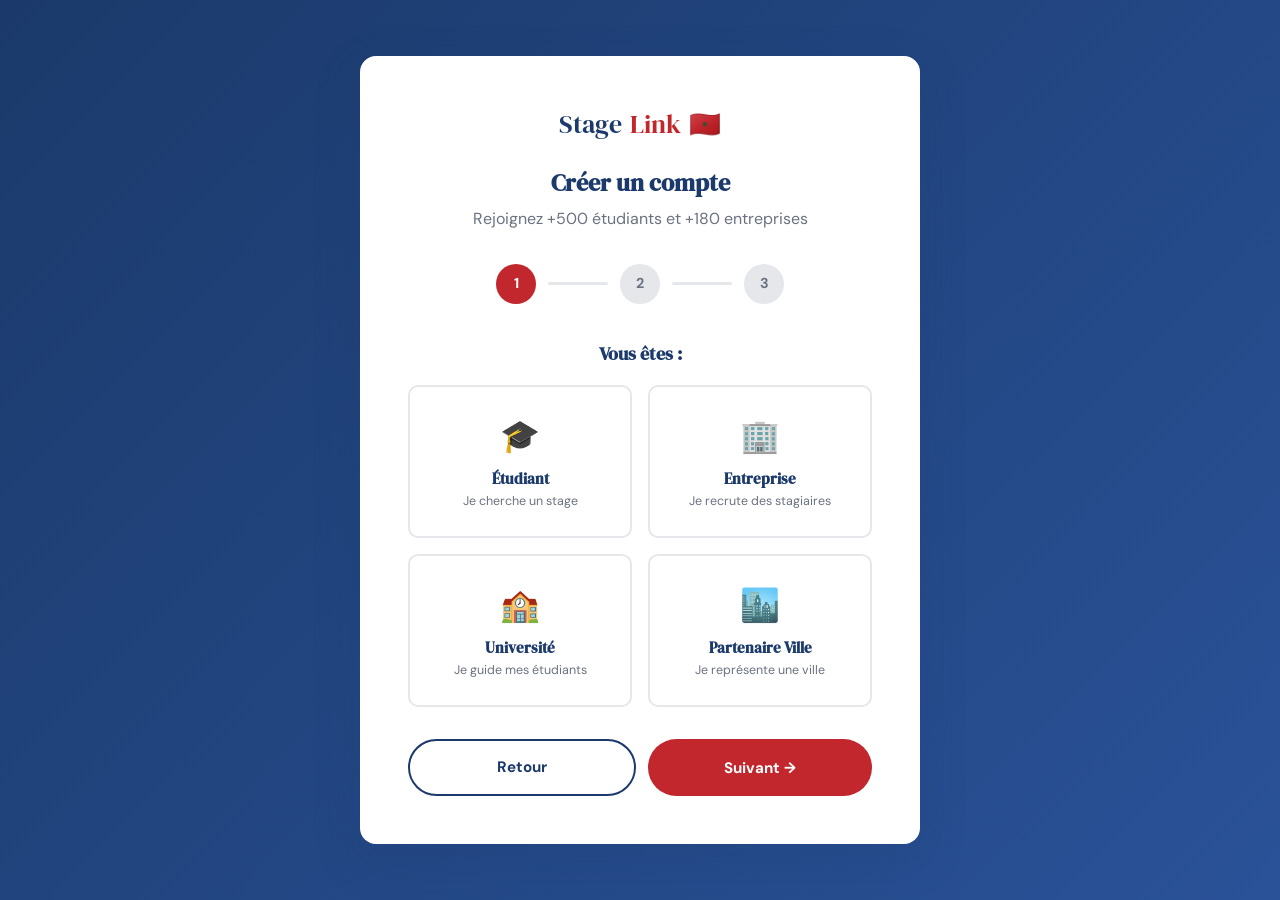
<file: register.html>
<!DOCTYPE html>
<html lang="fr">
<head>
  <meta charset="UTF-8">
  <meta name="viewport" content="width=device-width, initial-scale=1.0">
  <title>Inscription — StageLink 🇲🇦</title>
  <meta name="description" content="Créez votre compte StageLink et commencez à trouver votre stage idéal au Maroc.">
  <link rel="canonical" href="https://stagelink.ma/inscription">
  <meta property="og:title" content="Inscription — StageLink 🇲🇦">
  <meta property="og:description" content="Créez votre compte et trouvez votre stage idéal au Maroc.">
  <meta property="og:type" content="website">
  <meta property="og:url" content="https://stagelink.ma/inscription">
  <meta property="og:locale" content="fr_MA">
  <meta property="og:site_name" content="StageLink">
  <meta name="twitter:card" content="summary">
  <meta name="twitter:title" content="Inscription — StageLink 🇲🇦">
  <meta name="twitter:description" content="Rejoignez +500 étudiants et +180 entreprises sur StageLink.">
  <link rel="stylesheet" href="css/style.css">
  <link rel="icon" href="data:image/svg+xml,<svg xmlns='http://www.w3.org/2000/svg' viewBox='0 0 100 100'><text y='.9em' font-size='90'>🇲🇦</text></svg>">
</head>
<body>

<div class="register-page">
  <div class="register-container">
    <a href="index.html" class="nav-logo" style="justify-content:center;margin-bottom:24px;color:var(--navy);">Stage<span>Link</span> 🇲🇦</a>
    <h2>Créer un compte</h2>
    <p class="sub">Rejoignez +500 étudiants et +180 entreprises</p>

    <!-- Progress Bar -->
    <div class="progress-bar">
      <div class="progress-step active" id="ps1">1</div>
      <div class="progress-line" id="pl1"></div>
      <div class="progress-step" id="ps2">2</div>
      <div class="progress-line" id="pl2"></div>
      <div class="progress-step" id="ps3">3</div>
    </div>

    <form id="registerForm" autocomplete="off">

      <!-- STEP 1: Choose Type -->
      <div class="form-step active" id="step1">
        <h3 style="text-align:center;color:var(--navy);margin-bottom:20px;font-size:1.1rem;">Vous êtes :</h3>
        <div class="type-cards">
          <div class="type-card" data-type="etudiant">
            <div class="icon">🎓</div>
            <h4>Étudiant</h4>
            <p>Je cherche un stage</p>
          </div>
          <div class="type-card" data-type="entreprise">
            <div class="icon">🏢</div>
            <h4>Entreprise</h4>
            <p>Je recrute des stagiaires</p>
          </div>
          <div class="type-card" data-type="universite">
            <div class="icon">🏫</div>
            <h4>Université</h4>
            <p>Je guide mes étudiants</p>
          </div>
          <div class="type-card" data-type="ville">
            <div class="icon">🏙️</div>
            <h4>Partenaire Ville</h4>
            <p>Je représente une ville</p>
          </div>
        </div>
        <div class="form-actions">
          <a href="index.html" class="btn btn-secondary" style="flex:1;justify-content:center;">Retour</a>
          <button type="button" class="btn btn-primary" id="next1" disabled>Suivant →</button>
        </div>
      </div>

      <!-- STEP 2: Personal Info -->
      <div class="form-step" id="step2">
        <div class="form-row">
          <div class="form-group">
            <label for="fname">Prénom</label>
            <input type="text" id="fname" placeholder="Hamza" required>
          </div>
          <div class="form-group">
            <label for="lname">Nom</label>
            <input type="text" id="lname" placeholder="Arabi" required>
          </div>
        </div>
        <div class="form-group">
          <label for="email">Email</label>
          <input type="email" id="email" placeholder="hamza@email.com" required>
        </div>
        <div class="form-group">
          <label for="phone">Téléphone</label>
          <input type="tel" id="phone" placeholder="+212 6XX XXX XXX">
        </div>
        <div class="form-group">
          <label for="city">Ville</label>
          <select id="city">
            <option value="">Choisir une ville</option>
            <option>Casablanca</option>
            <option>Rabat</option>
            <option>Tanger</option>
            <option>Marrakech</option>
            <option>Fès</option>
            <option>Agadir</option>
            <option>Oujda</option>
            <option>Kénitra</option>
          </select>
        </div>
        <div class="form-actions">
          <button type="button" class="btn btn-secondary" id="back2">← Retour</button>
          <button type="button" class="btn btn-primary" id="next2">Suivant →</button>
        </div>
      </div>

      <!-- STEP 3: Preferences -->
      <div class="form-step" id="step3">
        <div class="form-group">
          <label>Secteurs d'intérêt</label>
          <div class="chip-group" id="sectors">
            <span class="chip" data-val="tech">💻 Tech</span>
            <span class="chip" data-val="finance">💰 Finance</span>
            <span class="chip" data-val="marketing">📣 Marketing</span>
            <span class="chip" data-val="design">🎨 Design</span>
            <span class="chip" data-val="rh">👥 RH</span>
            <span class="chip" data-val="energie">⚡ Énergie</span>
            <span class="chip" data-val="sante">🏥 Santé</span>
            <span class="chip" data-val="droit">⚖️ Droit</span>
          </div>
        </div>
        <div class="form-group">
          <label for="duration">Durée souhaitée</label>
          <select id="duration">
            <option value="">Choisir</option>
            <option>1 mois</option>
            <option>2 mois</option>
            <option>3 mois</option>
            <option>4-6 mois</option>
          </select>
        </div>
        <div class="form-group">
          <label for="start">Date de début</label>
          <input type="month" id="start">
        </div>
        <div class="form-actions">
          <button type="button" class="btn btn-secondary" id="back3">← Retour</button>
          <button type="submit" class="btn btn-primary" id="submitBtn">Créer mon compte 🚀</button>
        </div>
      </div>

    </form>
  </div>
</div>

    <!-- Scripts -->
  <script src="js/config.js"></script>
  <script src="js/main.js"></script>
  <script src="js/register.js"></script>
</body>
</html>
</file>
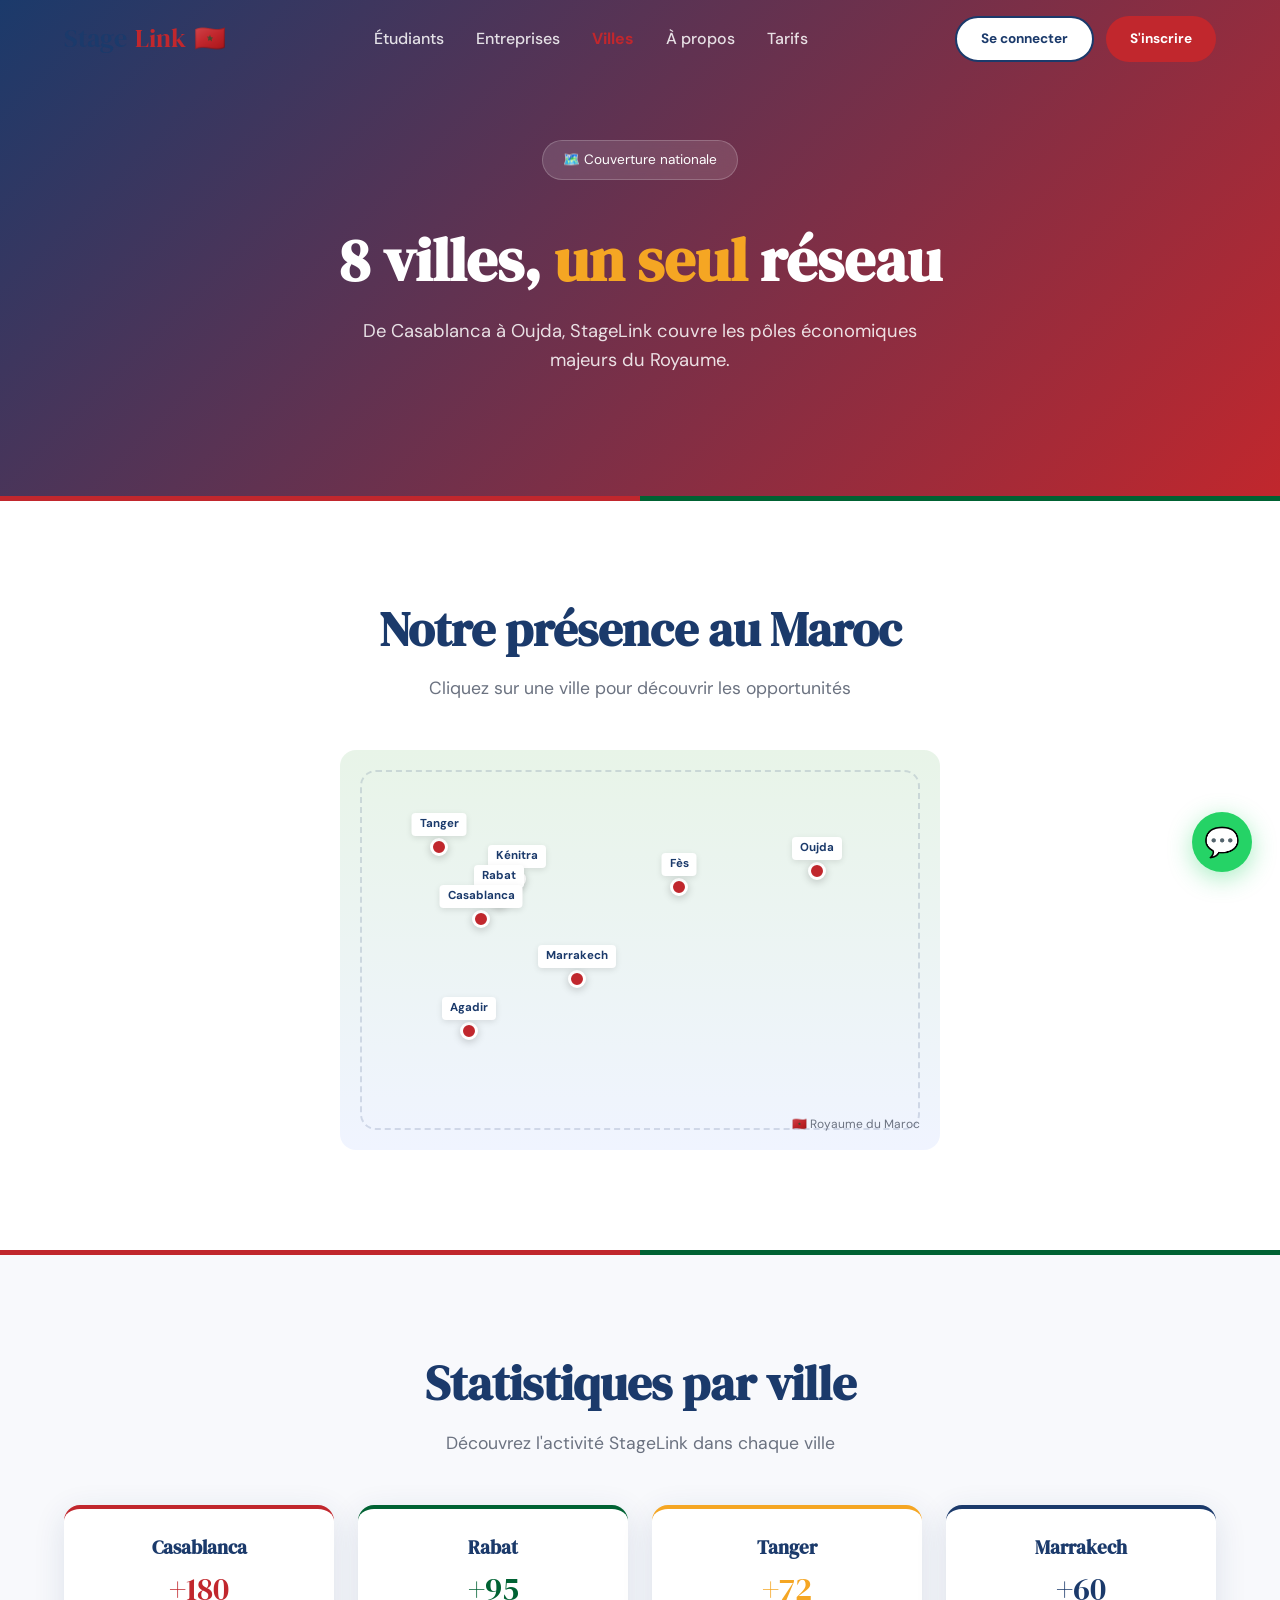
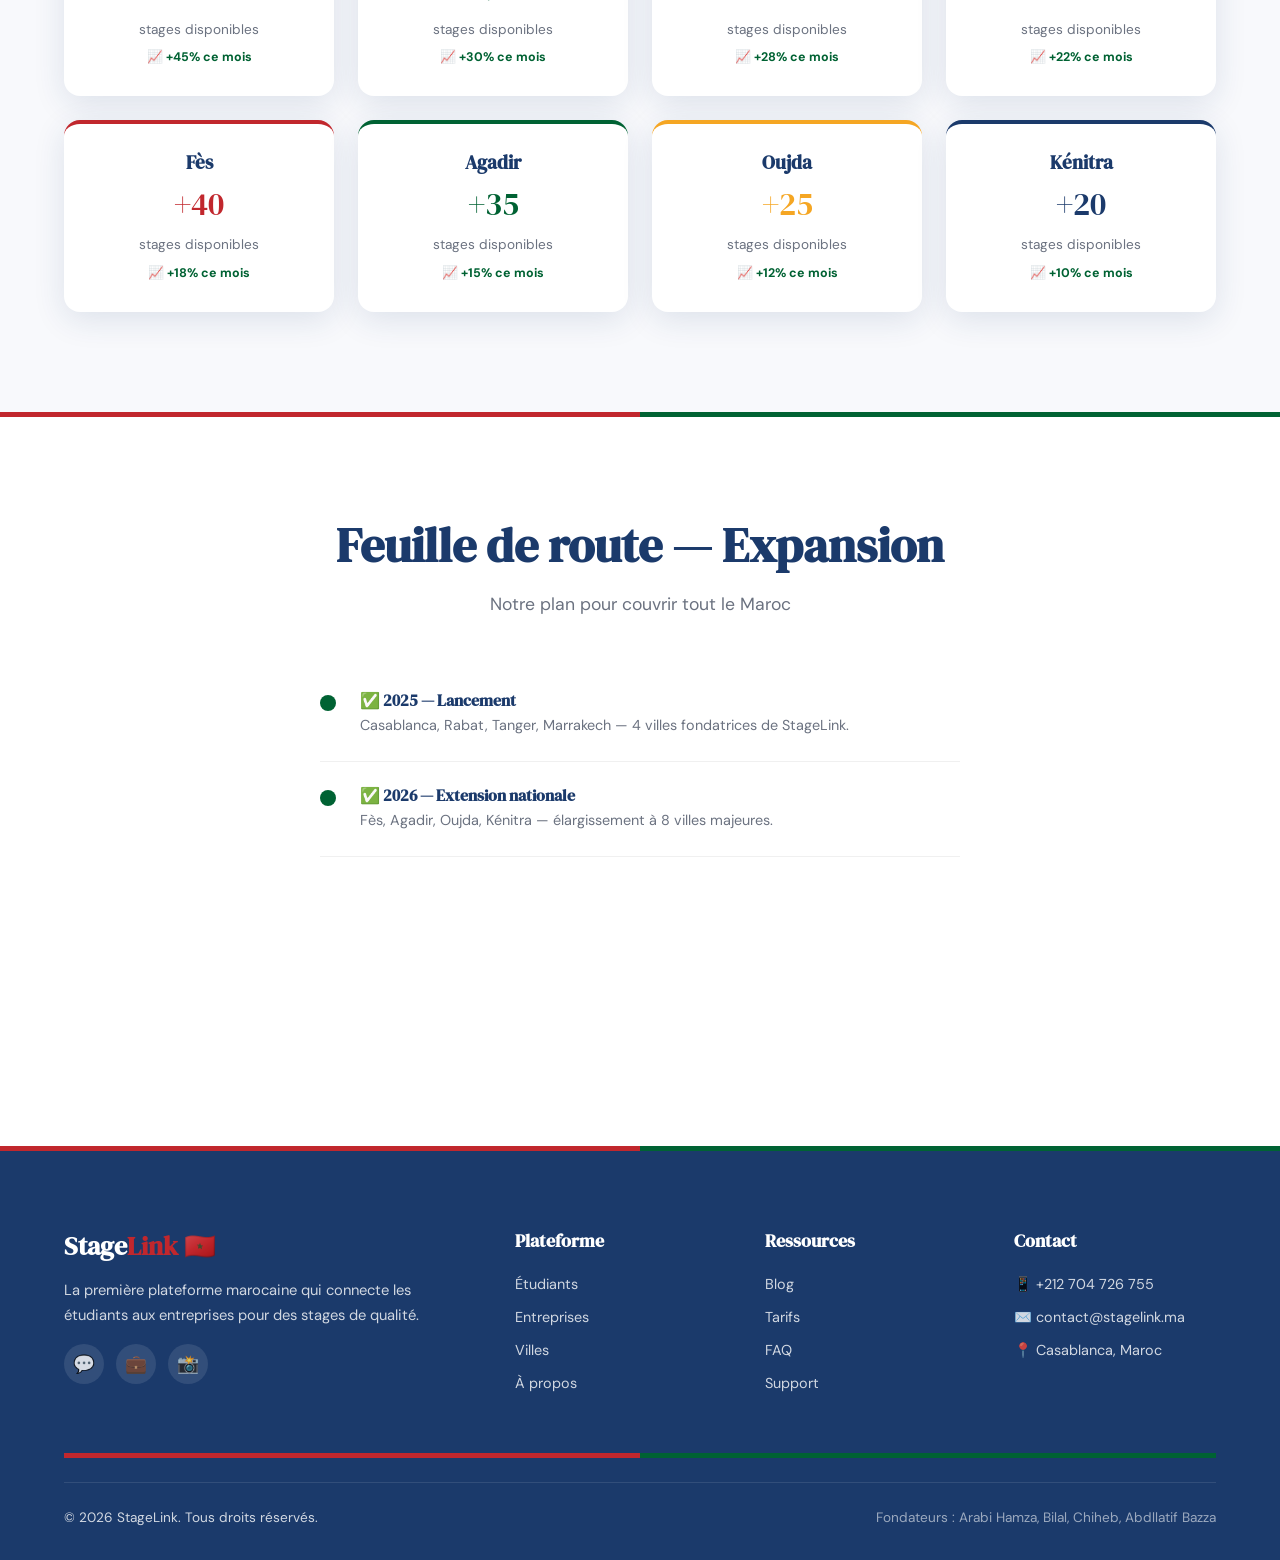
<file: villes.html>
<!DOCTYPE html>
<html lang="fr">
<head>
  <meta charset="UTF-8">
  <meta name="viewport" content="width=device-width, initial-scale=1.0">
  <title>Villes — 8 villes couvertes au Maroc | StageLink</title>
  <meta name="description" content="StageLink est présent dans 8 grandes villes marocaines : Casablanca, Rabat, Tanger, Marrakech, Fès, Agadir, Oujda et Kénitra.">
  <link rel="canonical" href="https://stagelink.ma/villes">
  <meta property="og:title" content="Villes — 8 villes couvertes au Maroc | StageLink">
  <meta property="og:description" content="StageLink couvre 8 villes marocaines. Découvrez les stages disponibles dans votre ville.">
  <meta property="og:type" content="website">
  <meta property="og:url" content="https://stagelink.ma/villes">
  <meta property="og:image" content="https://images.unsplash.com/photo-1569383746724-6f1b882b8f46?w=1200&q=80">
  <meta property="og:locale" content="fr_MA">
  <meta property="og:site_name" content="StageLink">
  <meta name="twitter:card" content="summary_large_image">
  <meta name="twitter:title" content="Villes — 8 villes couvertes au Maroc | StageLink">
  <meta name="twitter:description" content="Casablanca, Rabat, Tanger, Marrakech — StageLink couvre tout le Maroc.">
  <meta name="twitter:image" content="https://images.unsplash.com/photo-1569383746724-6f1b882b8f46?w=1200&q=80">
  <link rel="stylesheet" href="css/style.css">
  <link rel="icon" href="data:image/svg+xml,<svg xmlns='http://www.w3.org/2000/svg' viewBox='0 0 100 100'><text y='.9em' font-size='90'>🇲🇦</text></svg>">
  <script type="application/ld+json">
  {
    "@context": "https://schema.org",
    "@type": "WebPage",
    "name": "StageLink — Villes",
    "description": "Couverture de StageLink dans 8 villes marocaines.",
    "url": "https://stagelink.ma/villes",
    "publisher": { "@type": "Organization", "name": "StageLink", "url": "https://stagelink.ma" },
    "inLanguage": "fr",
    "about": {
      "@type": "Service",
      "areaServed": [
        { "@type": "City", "name": "Casablanca" },
        { "@type": "City", "name": "Rabat" },
        { "@type": "City", "name": "Tanger" },
        { "@type": "City", "name": "Marrakech" },
        { "@type": "City", "name": "Fès" },
        { "@type": "City", "name": "Agadir" },
        { "@type": "City", "name": "Oujda" },
        { "@type": "City", "name": "Kénitra" }
      ]
    }
  }
  </script>
  <style>
    .morocco-map { position:relative; max-width:600px; margin:0 auto; }
    .morocco-map svg { width:100%; height:auto; }
    .city-dot { position:absolute; width:18px; height:18px; border-radius:50%; background:var(--red); border:3px solid var(--white); box-shadow:0 2px 8px rgba(0,0,0,.2); cursor:pointer; transition:var(--transition); z-index:2; }
    .city-dot:hover { transform:scale(1.3); background:var(--orange); }
    .city-dot .city-label { position:absolute; top:-28px; left:50%; transform:translateX(-50%); font-size:.72rem; font-weight:700; color:var(--navy); white-space:nowrap; background:var(--white); padding:2px 8px; border-radius:4px; box-shadow:0 2px 6px rgba(0,0,0,.1); }
    .city-stat-card { background:var(--white); border-radius:var(--radius); padding:28px; box-shadow:var(--shadow); text-align:center; transition:var(--transition); border-top:4px solid var(--red); }
    .city-stat-card:hover { transform:translateY(-6px); box-shadow:var(--shadow-lg); }
    .city-stat-card h3 { color:var(--navy); margin-bottom:4px; }
    .city-stat-card .stat-num { font-family:'DM Serif Display',serif; font-size:2rem; color:var(--red); }
    .city-stat-card p { color:var(--gray); font-size:.85rem; margin-top:4px; }
    .roadmap-item { display:flex; gap:24px; align-items:flex-start; padding:24px 0; border-bottom:1px solid #f0f0f0; }
    .roadmap-dot { width:16px; height:16px; border-radius:50%; flex-shrink:0; margin-top:4px; }
    .roadmap-item h4 { color:var(--navy); margin-bottom:4px; }
    .roadmap-item p { color:var(--gray); font-size:.9rem; }
  </style>
</head>
<body>

<!-- NAVBAR -->
<nav class="navbar scrolled" id="navbar">
  <div class="container">
    <a href="index.html" class="nav-logo" style="color:var(--navy)">Stage<span>Link</span> 🇲🇦</a>
    <div class="nav-links" id="navLinks">
      <a href="etudiants.html">Étudiants</a>
      <a href="entreprises.html">Entreprises</a>
      <a href="villes.html" style="color:var(--red);font-weight:700">Villes</a>
      <a href="a-propos.html">À propos</a>
      <a href="index.html#pricing">Tarifs</a>
    </div>
    <div class="nav-cta" id="navCta">
      <a href="register.html" class="btn btn-secondary btn-sm">Se connecter</a>
      <a href="register.html" class="btn btn-primary btn-sm">S'inscrire</a>
    </div>
    <button class="hamburger" id="hamburger" aria-label="Menu"><span></span><span></span><span></span></button>
  </div>
</nav>

<!-- HERO -->
<section style="padding:140px 24px 80px;background:linear-gradient(135deg,var(--navy) 0%,var(--red) 100%);color:var(--white);text-align:center">
  <div class="container">
    <div class="hero-badge reveal" style="border-color:rgba(255,255,255,.2)">🗺️ Couverture nationale</div>
    <h1 class="reveal" style="font-size:clamp(2.2rem,5vw,3.8rem);margin:20px 0">8 villes, <span style="color:var(--orange)">un seul</span> réseau</h1>
    <p class="reveal" style="font-size:1.15rem;opacity:.85;max-width:600px;margin:0 auto 40px">De Casablanca à Oujda, StageLink couvre les pôles économiques majeurs du Royaume.</p>
  </div>
</section>

<div class="flag-strip"></div>

<!-- MAP SECTION -->
<section style="padding:100px 0">
  <div class="container">
    <h2 class="section-title reveal">Notre présence au Maroc</h2>
    <p class="section-sub reveal">Cliquez sur une ville pour découvrir les opportunités</p>
    <div class="morocco-map reveal" style="background:linear-gradient(180deg,#e8f4e8 0%,#f0f4ff 100%);border-radius:var(--radius);padding:40px;min-height:400px;position:relative">
      <!-- Simplified Morocco shape via positioned dots -->
      <div class="city-dot" style="top:22%;left:15%"><span class="city-label">Tanger</span></div>
      <div class="city-dot" style="top:30%;left:28%"><span class="city-label">Kénitra</span></div>
      <div class="city-dot" style="top:35%;left:25%"><span class="city-label">Rabat</span></div>
      <div class="city-dot" style="top:40%;left:22%"><span class="city-label">Casablanca</span></div>
      <div class="city-dot" style="top:32%;left:55%"><span class="city-label">Fès</span></div>
      <div class="city-dot" style="top:28%;left:78%"><span class="city-label">Oujda</span></div>
      <div class="city-dot" style="top:55%;left:38%"><span class="city-label">Marrakech</span></div>
      <div class="city-dot" style="top:68%;left:20%"><span class="city-label">Agadir</span></div>
      <!-- Map outline hint -->
      <div style="position:absolute;inset:20px;border:2px dashed rgba(27,58,107,.15);border-radius:var(--radius);pointer-events:none"></div>
      <p style="position:absolute;bottom:16px;right:20px;font-size:.75rem;color:var(--gray)">🇲🇦 Royaume du Maroc</p>
    </div>
  </div>
</section>

<div class="flag-strip"></div>

<!-- STATS PER CITY -->
<section style="padding:100px 0;background:var(--light)">
  <div class="container">
    <h2 class="section-title reveal">Statistiques par ville</h2>
    <p class="section-sub reveal">Découvrez l'activité StageLink dans chaque ville</p>
    <div style="display:grid;grid-template-columns:repeat(4,1fr);gap:24px">
      <div class="city-stat-card reveal">
        <h3>Casablanca</h3>
        <div class="stat-num">+180</div>
        <p>stages disponibles</p>
        <p style="font-size:.78rem;color:var(--green);font-weight:700;margin-top:8px">📈 +45% ce mois</p>
      </div>
      <div class="city-stat-card reveal" style="border-top-color:var(--green)">
        <h3>Rabat</h3>
        <div class="stat-num" style="color:var(--green)">+95</div>
        <p>stages disponibles</p>
        <p style="font-size:.78rem;color:var(--green);font-weight:700;margin-top:8px">📈 +30% ce mois</p>
      </div>
      <div class="city-stat-card reveal" style="border-top-color:var(--orange)">
        <h3>Tanger</h3>
        <div class="stat-num" style="color:var(--orange)">+72</div>
        <p>stages disponibles</p>
        <p style="font-size:.78rem;color:var(--green);font-weight:700;margin-top:8px">📈 +28% ce mois</p>
      </div>
      <div class="city-stat-card reveal" style="border-top-color:var(--navy)">
        <h3>Marrakech</h3>
        <div class="stat-num" style="color:var(--navy)">+60</div>
        <p>stages disponibles</p>
        <p style="font-size:.78rem;color:var(--green);font-weight:700;margin-top:8px">📈 +22% ce mois</p>
      </div>
      <div class="city-stat-card reveal">
        <h3>Fès</h3>
        <div class="stat-num">+40</div>
        <p>stages disponibles</p>
        <p style="font-size:.78rem;color:var(--green);font-weight:700;margin-top:8px">📈 +18% ce mois</p>
      </div>
      <div class="city-stat-card reveal" style="border-top-color:var(--green)">
        <h3>Agadir</h3>
        <div class="stat-num" style="color:var(--green)">+35</div>
        <p>stages disponibles</p>
        <p style="font-size:.78rem;color:var(--green);font-weight:700;margin-top:8px">📈 +15% ce mois</p>
      </div>
      <div class="city-stat-card reveal" style="border-top-color:var(--orange)">
        <h3>Oujda</h3>
        <div class="stat-num" style="color:var(--orange)">+25</div>
        <p>stages disponibles</p>
        <p style="font-size:.78rem;color:var(--green);font-weight:700;margin-top:8px">📈 +12% ce mois</p>
      </div>
      <div class="city-stat-card reveal" style="border-top-color:var(--navy)">
        <h3>Kénitra</h3>
        <div class="stat-num" style="color:var(--navy)">+20</div>
        <p>stages disponibles</p>
        <p style="font-size:.78rem;color:var(--green);font-weight:700;margin-top:8px">📈 +10% ce mois</p>
      </div>
    </div>
  </div>
</section>

<div class="flag-strip"></div>

<!-- EXPANSION ROADMAP -->
<section style="padding:100px 0">
  <div class="container">
    <h2 class="section-title reveal">Feuille de route — Expansion</h2>
    <p class="section-sub reveal">Notre plan pour couvrir tout le Maroc</p>
    <div style="max-width:640px;margin:0 auto">
      <div class="roadmap-item reveal">
        <div class="roadmap-dot" style="background:var(--green)"></div>
        <div>
          <h4>✅ 2025 — Lancement</h4>
          <p>Casablanca, Rabat, Tanger, Marrakech — 4 villes fondatrices de StageLink.</p>
        </div>
      </div>
      <div class="roadmap-item reveal">
        <div class="roadmap-dot" style="background:var(--green)"></div>
        <div>
          <h4>✅ 2026 — Extension nationale</h4>
          <p>Fès, Agadir, Oujda, Kénitra — élargissement à 8 villes majeures.</p>
        </div>
      </div>
      <div class="roadmap-item reveal">
        <div class="roadmap-dot" style="background:var(--orange)"></div>
        <div>
          <h4>🔄 2027 — Couverture complète</h4>
          <p>Meknès, Tétouan, El Jadida, Beni Mellal, Nador — objectif 13 villes.</p>
        </div>
      </div>
      <div class="roadmap-item reveal" style="border:none">
        <div class="roadmap-dot" style="background:var(--navy)"></div>
        <div>
          <h4>🎯 2028 — Afrique du Nord</h4>
          <p>Extension vers la Tunisie et l'Algérie — StageLink devient régional.</p>
        </div>
      </div>
    </div>
  </div>
</section>

<div class="flag-strip"></div>

<!-- FOOTER -->
<footer class="footer">
  <div class="container">
    <div class="footer-grid">
      <div class="footer-brand">
        <h3>Stage<span>Link</span> 🇲🇦</h3>
        <p>La première plateforme marocaine qui connecte les étudiants aux entreprises pour des stages de qualité.</p>
        <div class="footer-socials">
          <a href="https://wa.me/212704726755" aria-label="WhatsApp">💬</a>
          <a href="#" aria-label="LinkedIn">💼</a>
          <a href="#" aria-label="Instagram">📸</a>
        </div>
      </div>
      <div class="footer-col"><h4>Plateforme</h4><a href="etudiants.html">Étudiants</a><a href="entreprises.html">Entreprises</a><a href="villes.html">Villes</a><a href="a-propos.html">À propos</a></div>
      <div class="footer-col"><h4>Ressources</h4><a href="index.html#blog">Blog</a><a href="index.html#pricing">Tarifs</a><a href="#">FAQ</a><a href="#">Support</a></div>
      <div class="footer-col"><h4>Contact</h4><a href="https://wa.me/212704726755">📱 +212 704 726 755</a><a href="mailto:contact@stagelink.ma">✉️ contact@stagelink.ma</a><a href="#">📍 Casablanca, Maroc</a></div>
    </div>
    <div class="flag-strip" style="margin-bottom:24px"></div>
    <div class="footer-bottom">
      <p>&copy; 2026 StageLink. Tous droits réservés.</p>
      <p class="footer-founders">Fondateurs : Arabi Hamza, Bilal, Chiheb, Abdllatif Bazza</p>
    </div>
  </div>
</footer>

<a href="https://wa.me/212704726755" class="whatsapp-fab" target="_blank" rel="noopener" aria-label="WhatsApp">💬</a>
<script src="js/main.js"></script>
</body>
</html>
</file>
<file: css/style.css>
/* ===== StageLink Design System ===== */
@import url('https://fonts.googleapis.com/css2?family=DM+Sans:wght@400;500;700&family=DM+Serif+Display&display=swap');

:root {
  --red: #C1272D;
  --green: #006233;
  --navy: #1B3A6B;
  --orange: #F5A623;
  --white: #ffffff;
  --light: #f8f9fc;
  --gray: #6b7280;
  --dark: #111827;
  --glass: rgba(255,255,255,0.12);
  --shadow: 0 8px 32px rgba(27,58,107,0.12);
  --shadow-lg: 0 16px 48px rgba(27,58,107,0.18);
  --radius: 16px;
  --radius-sm: 10px;
  --transition: .35s cubic-bezier(.4,0,.2,1);
}

*, *::before, *::after { box-sizing: border-box; margin: 0; padding: 0; }

html { scroll-behavior: smooth; font-size: 16px; }

body {
  font-family: 'DM Sans', sans-serif;
  color: var(--dark);
  background: var(--white);
  overflow-x: hidden;
  line-height: 1.6;
}

h1,h2,h3,h4 { font-family: 'DM Serif Display', serif; line-height: 1.2; }

a { text-decoration: none; color: inherit; }
img { max-width: 100%; display: block; }
button { cursor: pointer; font-family: inherit; border: none; }
ul { list-style: none; }

.container { max-width: 1200px; margin: 0 auto; padding: 0 24px; }

/* ===== Utility ===== */
.section-title { font-size: clamp(2rem,4vw,3rem); color: var(--navy); margin-bottom: 16px; text-align: center; }
.section-sub { font-size: 1.1rem; color: var(--gray); text-align: center; max-width: 600px; margin: 0 auto 48px; }

/* ===== Moroccan Flag Strip ===== */
.flag-strip { height: 5px; background: linear-gradient(to right, var(--red) 50%, var(--green) 50%); width: 100%; }

/* ===== Scroll Reveal ===== */
.reveal { opacity: 0; transform: translateY(40px); transition: opacity .7s var(--transition), transform .7s var(--transition); }
.reveal.visible { opacity: 1; transform: translateY(0); }
.reveal-left { opacity: 0; transform: translateX(-60px); transition: opacity .7s ease, transform .7s ease; }
.reveal-left.visible { opacity: 1; transform: translateX(0); }
.reveal-right { opacity: 0; transform: translateX(60px); transition: opacity .7s ease, transform .7s ease; }
.reveal-right.visible { opacity: 1; transform: translateX(0); }

/* ===== BTN ===== */
.btn { display: inline-flex; align-items: center; gap: 8px; padding: 14px 32px; border-radius: 50px; font-weight: 700; font-size: .95rem; transition: var(--transition); }
.btn-primary { background: var(--red); color: var(--white); }
.btn-primary:hover { background: #a01f24; transform: translateY(-2px); box-shadow: 0 8px 24px rgba(193,39,45,.3); }
.btn-secondary { background: var(--white); color: var(--navy); border: 2px solid var(--navy); }
.btn-secondary:hover { background: var(--navy); color: var(--white); transform: translateY(-2px); }
.btn-green { background: var(--green); color: var(--white); }
.btn-green:hover { background: #004d27; transform: translateY(-2px); box-shadow: 0 8px 24px rgba(0,98,51,.3); }
.btn-sm { padding: 10px 24px; font-size: .85rem; }

/* ===== NAVBAR ===== */
.navbar { position: fixed; top: 0; left: 0; width: 100%; z-index: 1000; padding: 16px 0; transition: var(--transition); }
.navbar.scrolled { background: rgba(255,255,255,.95); backdrop-filter: blur(12px); box-shadow: var(--shadow); padding: 10px 0; }
.navbar .container { display: flex; align-items: center; justify-content: space-between; }
.nav-logo { font-family: 'DM Serif Display', serif; font-size: 1.6rem; color: var(--white); display: flex; align-items: center; gap: 8px; }
.navbar.scrolled .nav-logo { color: var(--navy); }
.nav-logo span { color: var(--red); }
.nav-links { display: flex; align-items: center; gap: 32px; }
.nav-links a { color: rgba(255,255,255,.85); font-weight: 500; transition: var(--transition); position: relative; }
.navbar.scrolled .nav-links a { color: var(--dark); }
.nav-links a:hover { color: var(--orange); }
.nav-links a::after { content: ''; position: absolute; bottom: -4px; left: 0; width: 0; height: 2px; background: var(--orange); transition: var(--transition); }
.nav-links a:hover::after { width: 100%; }
.nav-cta { display: flex; gap: 12px; }
.navbar.scrolled .btn-secondary { border-color: var(--navy); color: var(--navy); }
.hamburger { display: none; flex-direction: column; gap: 5px; background: none; border: none; cursor: pointer; }
.hamburger span { width: 28px; height: 3px; background: var(--white); border-radius: 3px; transition: var(--transition); }
.navbar.scrolled .hamburger span { background: var(--navy); }

/* ===== HERO ===== */
.hero { min-height: 100vh; display: flex; align-items: center; justify-content: center; position: relative; overflow: hidden; padding: 120px 24px 80px; }
.hero-bg { position: absolute; inset: 0; z-index: 0; }
.hero-bg img { width: 100%; height: 100%; object-fit: cover; }
.hero-overlay { position: absolute; inset: 0; background: linear-gradient(135deg, rgba(27,58,107,.88) 0%, rgba(193,39,45,.7) 100%); z-index: 1; }
.hero-content { position: relative; z-index: 2; text-align: center; color: var(--white); }
.hero-badge { display: inline-flex; align-items: center; gap: 8px; background: var(--glass); backdrop-filter: blur(8px); padding: 8px 20px; border-radius: 50px; font-size: .85rem; margin-bottom: 24px; border: 1px solid rgba(255,255,255,.2); }
.hero h1 { font-size: clamp(2.5rem,6vw,4.5rem); margin-bottom: 16px; }
.hero h1 .highlight { color: var(--orange); }
.hero .arabic { font-size: 1.3rem; margin-bottom: 12px; opacity: .9; direction: rtl; }
.hero .tagline { font-size: 1.25rem; opacity: .85; margin-bottom: 48px; }
.hero-cards { display: grid; grid-template-columns: repeat(4, 1fr); gap: 20px; max-width: 1000px; margin: 0 auto; }
.hero-card { background: var(--glass); backdrop-filter: blur(16px); border: 1px solid rgba(255,255,255,.18); border-radius: var(--radius); padding: 28px 20px; text-align: center; transition: var(--transition); cursor: pointer; overflow: hidden; position: relative; }
.hero-card::before { content: ''; position: absolute; inset: 0; background: linear-gradient(135deg, rgba(255,255,255,.1), transparent); opacity: 0; transition: var(--transition); }
.hero-card:hover { transform: translateY(-8px); border-color: var(--orange); }
.hero-card:hover::before { opacity: 1; }
.hero-card img { width: 64px; height: 64px; border-radius: 50%; object-fit: cover; margin: 0 auto 16px; border: 3px solid rgba(255,255,255,.3); }
.hero-card h3 { font-size: 1.05rem; margin-bottom: 6px; }
.hero-card p { font-size: .82rem; opacity: .75; }

/* ===== HERO ANIMATION: Card → Building ===== */
.hero-anim { padding: 80px 0; background: var(--light); overflow: hidden; }
.hero-anim-scene { position: relative; max-width: 800px; height: 320px; margin: 0 auto; display: flex; align-items: center; justify-content: space-between; padding: 0 40px; }
.hero-anim-caption { text-align: center; margin-top: 32px; font-size: 1.2rem; font-weight: 700; color: var(--navy); }

/* Flying Student Card */
.flying-card { width: 200px; background: var(--white); border-radius: var(--radius); padding: 20px; box-shadow: var(--shadow-lg); border: 2px solid transparent; position: relative; z-index: 3; opacity: 1; transition: border-color .3s ease; }
.flying-card:hover { border-color: var(--orange); }
.fc-avatar { margin-bottom: 12px; }
.fc-avatar img { width: 56px; height: 56px; border-radius: 50%; object-fit: cover; border: 3px solid var(--red); }
.fc-info h4 { font-size: .95rem; color: var(--navy); margin-bottom: 2px; }
.fc-info p { font-size: .78rem; color: var(--gray); margin-bottom: 6px; }
.fc-tag { display: inline-block; background: rgba(193,39,45,.08); color: var(--red); padding: 2px 10px; border-radius: 50px; font-size: .7rem; font-weight: 700; }
.fc-skills { display: flex; gap: 4px; margin-top: 10px; flex-wrap: wrap; }
.fc-skills span { background: var(--light); padding: 3px 8px; border-radius: 4px; font-size: .68rem; font-weight: 600; color: var(--navy); }
.fc-bar { height: 6px; background: #e5e7eb; border-radius: 3px; margin-top: 10px; overflow: hidden; }
.fc-bar-fill { width: 96%; height: 100%; background: linear-gradient(90deg, var(--green), var(--orange)); border-radius: 3px; }
.fc-match { font-size: .75rem; font-weight: 700; color: var(--green); margin-top: 6px; }

/* Company Building */
.building { display: flex; flex-direction: column; align-items: center; position: relative; z-index: 2; }
.building-roof { width: 180px; height: 16px; background: var(--navy); border-radius: 4px 4px 0 0; }
.building-body { width: 180px; background: linear-gradient(180deg, var(--navy) 0%, #2a5298 100%); border-radius: 0 0 8px 8px; padding: 12px; display: flex; flex-direction: column; align-items: center; }
.building-sign { color: var(--white); font-family: 'DM Serif Display', serif; font-size: .9rem; margin-bottom: 10px; }
.building-windows { display: grid; grid-template-columns: repeat(3, 1fr); gap: 6px; margin-bottom: 12px; }
.bw { width: 28px; height: 24px; background: rgba(255,255,255,.15); border-radius: 3px; transition: background .6s ease; }
.bw.lit { background: rgba(245,166,35,.7); box-shadow: 0 0 8px rgba(245,166,35,.4); }
.building-door { width: 32px; height: 40px; background: rgba(255,255,255,.25); border-radius: 4px 4px 0 0; border: 2px solid rgba(255,255,255,.3); }

/* Trail Particles */
.trail-particles { position: absolute; top: 50%; left: 50%; transform: translate(-50%, -50%); width: 300px; height: 4px; z-index: 1; pointer-events: none; }
.trail-particles span { position: absolute; width: 8px; height: 8px; border-radius: 50%; opacity: 0; }
.trail-particles span:nth-child(1) { background: var(--red); left: 10%; }
.trail-particles span:nth-child(2) { background: var(--orange); left: 30%; }
.trail-particles span:nth-child(3) { background: var(--green); left: 50%; }
.trail-particles span:nth-child(4) { background: var(--red); left: 70%; }
.trail-particles span:nth-child(5) { background: var(--orange); left: 90%; }

/* === Animation States === */
.hero-anim.animate .flying-card {
  animation: cardFly 1.8s cubic-bezier(.22,1,.36,1) forwards;
}
.hero-anim.animate .building {
  animation: buildingPulse 1.8s cubic-bezier(.22,1,.36,1) .6s forwards;
}
.hero-anim.animate .building .bw {
  animation: windowLight .4s ease forwards;
}
.hero-anim.animate .bw:nth-child(1) { animation-delay: 1.4s; }
.hero-anim.animate .bw:nth-child(2) { animation-delay: 1.5s; }
.hero-anim.animate .bw:nth-child(3) { animation-delay: 1.6s; }
.hero-anim.animate .bw:nth-child(4) { animation-delay: 1.3s; }
.hero-anim.animate .bw:nth-child(5) { animation-delay: 1.7s; }
.hero-anim.animate .bw:nth-child(6) { animation-delay: 1.2s; }
.hero-anim.animate .bw:nth-child(7) { animation-delay: 1.5s; }
.hero-anim.animate .bw:nth-child(8) { animation-delay: 1.1s; }
.hero-anim.animate .bw:nth-child(9) { animation-delay: 1.8s; }
.hero-anim.animate .trail-particles span {
  animation: particleTrail .6s ease forwards;
}
.hero-anim.animate .trail-particles span:nth-child(1) { animation-delay: .3s; }
.hero-anim.animate .trail-particles span:nth-child(2) { animation-delay: .5s; }
.hero-anim.animate .trail-particles span:nth-child(3) { animation-delay: .7s; }
.hero-anim.animate .trail-particles span:nth-child(4) { animation-delay: .9s; }
.hero-anim.animate .trail-particles span:nth-child(5) { animation-delay: 1.1s; }

@keyframes cardFly {
  0% { transform: translateX(0) translateY(0) rotate(0deg) scale(1); opacity: 1; }
  30% { transform: translateX(60px) translateY(-40px) rotate(-6deg) scale(1.05); opacity: 1; }
  60% { transform: translateX(300px) translateY(-20px) rotate(3deg) scale(.9); opacity: .9; }
  85% { transform: translateX(480px) translateY(10px) rotate(0deg) scale(.6); opacity: .7; }
  100% { transform: translateX(520px) translateY(30px) rotate(0deg) scale(.35); opacity: 0; }
}
@keyframes buildingPulse {
  0% { transform: scale(1); }
  50% { transform: scale(1.04); box-shadow: 0 0 40px rgba(27,58,107,.3); }
  100% { transform: scale(1); box-shadow: 0 0 60px rgba(245,166,35,.25); }
}
@keyframes windowLight {
  0% { background: rgba(255,255,255,.15); }
  100% { background: rgba(245,166,35,.7); box-shadow: 0 0 10px rgba(245,166,35,.5); }
}
@keyframes particleTrail {
  0% { opacity: 0; transform: translateY(0) scale(0); }
  50% { opacity: 1; transform: translateY(-16px) scale(1.2); }
  100% { opacity: 0; transform: translateY(-30px) scale(0); }
}

@media(max-width:768px) {
  .hero-anim-scene { flex-direction: column; height: auto; gap: 32px; padding: 20px; }
  .flying-card { width: 180px; }
  .building-body, .building-roof { width: 140px; }
  @keyframes cardFly {
    0% { transform: translateX(0) translateY(0) scale(1); opacity: 1; }
    100% { transform: translateX(0) translateY(200px) scale(.4); opacity: 0; }
  }
}

/* ===== STATS TICKER ===== */
.stats-ticker { background: var(--navy); padding: 20px 0; overflow: hidden; }
.ticker-track { display: flex; gap: 60px; animation: ticker 20s linear infinite; white-space: nowrap; }
.ticker-track:hover { animation-play-state: paused; }
.stat-item { display: flex; align-items: center; gap: 10px; color: var(--white); font-weight: 700; font-size: 1.1rem; flex-shrink: 0; }
.stat-item .num { color: var(--orange); font-family: 'DM Serif Display', serif; font-size: 1.4rem; }
@keyframes ticker { 0% { transform: translateX(0); } 100% { transform: translateX(-50%); } }

/* ===== AUDIENCE SECTIONS ===== */
.audience-section { padding: 100px 0; }
.audience-section:nth-child(even) { background: var(--light); }
.audience-grid { display: grid; grid-template-columns: 1fr 1fr; gap: 64px; align-items: center; }
.audience-img { border-radius: var(--radius); overflow: hidden; box-shadow: var(--shadow-lg); position: relative; }
.audience-img img { width: 100%; height: 400px; object-fit: cover; transition: transform .6s ease; }
.audience-img:hover img { transform: scale(1.05); }
.audience-img .img-badge { position: absolute; bottom: 20px; left: 20px; background: var(--red); color: var(--white); padding: 8px 20px; border-radius: 50px; font-weight: 700; font-size: .85rem; }
.audience-text h2 { font-size: clamp(1.8rem,3vw,2.5rem); color: var(--navy); margin-bottom: 16px; }
.audience-text p { color: var(--gray); margin-bottom: 24px; font-size: 1.05rem; }
.audience-features { display: flex; flex-direction: column; gap: 14px; margin-bottom: 32px; }
.audience-features li { display: flex; align-items: center; gap: 12px; font-weight: 500; }
.audience-features li::before { content: '✓'; display: flex; align-items: center; justify-content: center; width: 28px; height: 28px; border-radius: 50%; background: rgba(0,98,51,.1); color: var(--green); font-weight: 700; flex-shrink: 0; }

/* ===== PRICING ===== */
.pricing { padding: 100px 0; background: var(--light); }
.pricing-grid { display: grid; grid-template-columns: repeat(3, 1fr); gap: 32px; max-width: 960px; margin: 0 auto; }
.price-card { background: var(--white); border-radius: var(--radius); padding: 40px 32px; text-align: center; box-shadow: var(--shadow); transition: var(--transition); position: relative; overflow: hidden; border: 2px solid transparent; }
.price-card:hover { transform: translateY(-8px); border-color: var(--orange); }
.price-card.popular { border-color: var(--red); }
.price-card.popular::before { content: 'POPULAIRE'; position: absolute; top: 20px; right: -30px; background: var(--red); color: var(--white); padding: 4px 40px; font-size: .75rem; font-weight: 700; transform: rotate(45deg); }
.price-card h3 { font-size: 1.3rem; color: var(--navy); margin-bottom: 8px; }
.price-card .price { font-family: 'DM Serif Display', serif; font-size: 3rem; color: var(--red); margin: 16px 0 4px; }
.price-card .price-period { font-size: .9rem; color: var(--gray); margin-bottom: 8px; }
.price-card .discount { display: inline-block; background: rgba(0,98,51,.1); color: var(--green); padding: 4px 14px; border-radius: 50px; font-size: .8rem; font-weight: 700; margin-bottom: 24px; }
.price-card ul { text-align: left; margin-bottom: 32px; }
.price-card ul li { padding: 8px 0; border-bottom: 1px solid #f0f0f0; font-size: .92rem; display: flex; align-items: center; gap: 8px; }
.price-card ul li::before { content: '✓'; color: var(--green); font-weight: 700; }

/* ===== BLOG CARDS ===== */
.blog { padding: 100px 0; }
.blog-grid { display: grid; grid-template-columns: repeat(3, 1fr); gap: 32px; }
.blog-card { border-radius: var(--radius); overflow: hidden; box-shadow: var(--shadow); transition: var(--transition); background: var(--white); }
.blog-card:hover { transform: translateY(-6px); box-shadow: var(--shadow-lg); }
.blog-card img { width: 100%; height: 220px; object-fit: cover; }
.blog-card-body { padding: 24px; }
.blog-card .tag { display: inline-block; background: rgba(27,58,107,.08); color: var(--navy); padding: 4px 14px; border-radius: 50px; font-size: .78rem; font-weight: 700; margin-bottom: 12px; }
.blog-card h3 { font-size: 1.15rem; color: var(--navy); margin-bottom: 8px; }
.blog-card p { font-size: .9rem; color: var(--gray); }

/* ===== FOOTER ===== */
.footer { background: var(--navy); color: rgba(255,255,255,.8); padding: 80px 0 32px; }
.footer-grid { display: grid; grid-template-columns: 2fr 1fr 1fr 1fr; gap: 48px; margin-bottom: 48px; }
.footer-brand h3 { font-family: 'DM Serif Display', serif; font-size: 1.6rem; color: var(--white); margin-bottom: 16px; }
.footer-brand h3 span { color: var(--red); }
.footer-brand p { font-size: .92rem; line-height: 1.7; margin-bottom: 16px; }
.footer-socials { display: flex; gap: 12px; }
.footer-socials a { width: 40px; height: 40px; border-radius: 50%; background: rgba(255,255,255,.1); display: flex; align-items: center; justify-content: center; transition: var(--transition); font-size: 1.1rem; }
.footer-socials a:hover { background: var(--red); transform: translateY(-3px); }
.footer-col h4 { color: var(--white); font-family: 'DM Serif Display', serif; margin-bottom: 20px; font-size: 1.1rem; }
.footer-col a { display: block; margin-bottom: 10px; font-size: .9rem; transition: var(--transition); }
.footer-col a:hover { color: var(--orange); padding-left: 4px; }
.footer-bottom { border-top: 1px solid rgba(255,255,255,.1); padding-top: 24px; display: flex; justify-content: space-between; align-items: center; font-size: .85rem; }
.footer-founders { opacity: .7; }

/* ===== WHATSAPP FAB ===== */
.whatsapp-fab { position: fixed; bottom: 28px; right: 28px; z-index: 999; width: 60px; height: 60px; border-radius: 50%; background: #25D366; color: var(--white); display: flex; align-items: center; justify-content: center; font-size: 1.8rem; box-shadow: 0 6px 24px rgba(37,211,102,.4); transition: var(--transition); animation: fabPulse 2s infinite; }
.whatsapp-fab:hover { transform: scale(1.1); box-shadow: 0 8px 32px rgba(37,211,102,.5); }
@keyframes fabPulse { 0%,100% { box-shadow: 0 6px 24px rgba(37,211,102,.4); } 50% { box-shadow: 0 6px 32px rgba(37,211,102,.6); } }

/* ===== REGISTRATION ===== */
.register-page { min-height: 100vh; display: flex; align-items: center; justify-content: center; background: linear-gradient(135deg, var(--navy) 0%, #2a5298 100%); padding: 40px 24px; position: relative; }
.register-page::before { content:''; position:absolute; inset:0; background: url('https://images.unsplash.com/photo-1523050854058-8df90110c476?w=1920') center/cover; opacity:.08; }
.register-container { position: relative; z-index: 1; background: var(--white); border-radius: var(--radius); padding: 48px; max-width: 560px; width: 100%; box-shadow: var(--shadow-lg); }
.register-container h2 { text-align: center; color: var(--navy); margin-bottom: 8px; }
.register-container .sub { text-align: center; color: var(--gray); margin-bottom: 32px; }
.progress-bar { display: flex; justify-content: center; gap: 12px; margin-bottom: 40px; }
.progress-step { width: 40px; height: 40px; border-radius: 50%; background: #e5e7eb; color: var(--gray); display: flex; align-items: center; justify-content: center; font-weight: 700; font-size: .9rem; transition: var(--transition); }
.progress-step.active { background: var(--red); color: var(--white); }
.progress-step.done { background: var(--green); color: var(--white); }
.progress-line { width: 60px; height: 3px; background: #e5e7eb; align-self: center; border-radius: 3px; transition: var(--transition); }
.progress-line.active { background: var(--green); }
.form-step { display: none; }
.form-step.active { display: block; animation: fadeUp .4s ease; }
@keyframes fadeUp { from { opacity: 0; transform: translateY(16px); } to { opacity: 1; transform: translateY(0); } }
.type-cards { display: grid; grid-template-columns: 1fr 1fr; gap: 16px; margin-bottom: 24px; }
.type-card { border: 2px solid #e5e7eb; border-radius: var(--radius-sm); padding: 24px 16px; text-align: center; cursor: pointer; transition: var(--transition); }
.type-card:hover { border-color: var(--navy); }
.type-card.selected { border-color: var(--red); background: rgba(193,39,45,.04); }
.type-card .icon { font-size: 2rem; margin-bottom: 8px; }
.type-card h4 { font-size: .95rem; color: var(--navy); margin-bottom: 4px; }
.type-card p { font-size: .78rem; color: var(--gray); }
.form-group { margin-bottom: 20px; }
.form-group label { display: block; font-weight: 600; margin-bottom: 6px; font-size: .9rem; color: var(--navy); }
.form-group input, .form-group select { width: 100%; padding: 12px 16px; border: 2px solid #e5e7eb; border-radius: var(--radius-sm); font-size: .95rem; transition: var(--transition); font-family: inherit; }
.form-group input:focus, .form-group select:focus { outline: none; border-color: var(--navy); box-shadow: 0 0 0 3px rgba(27,58,107,.1); }
.form-row { display: grid; grid-template-columns: 1fr 1fr; gap: 16px; }
.form-actions { display: flex; gap: 12px; margin-top: 32px; }
.form-actions .btn { flex: 1; justify-content: center; }
.chip-group { display: flex; flex-wrap: wrap; gap: 8px; }
.chip { padding: 8px 18px; border: 2px solid #e5e7eb; border-radius: 50px; font-size: .85rem; cursor: pointer; transition: var(--transition); font-weight: 500; }
.chip:hover { border-color: var(--navy); }
.chip.selected { background: var(--navy); color: var(--white); border-color: var(--navy); }

/* ===== DASHBOARD ===== */
.dashboard { display: flex; min-height: 100vh; }
.sidebar { width: 260px; background: var(--navy); color: var(--white); padding: 24px; display: flex; flex-direction: column; position: fixed; top: 0; left: 0; bottom: 0; z-index: 100; transition: var(--transition); }
.sidebar-logo { font-family: 'DM Serif Display', serif; font-size: 1.4rem; margin-bottom: 40px; padding-bottom: 20px; border-bottom: 1px solid rgba(255,255,255,.1); }
.sidebar-logo span { color: var(--red); }
.sidebar-nav a { display: flex; align-items: center; gap: 12px; padding: 12px 16px; border-radius: var(--radius-sm); margin-bottom: 4px; font-size: .92rem; transition: var(--transition); color: rgba(255,255,255,.7); }
.sidebar-nav a:hover, .sidebar-nav a.active { background: rgba(255,255,255,.1); color: var(--white); }
.sidebar-nav a .icon { font-size: 1.2rem; }
.sidebar-footer { margin-top: auto; padding-top: 20px; border-top: 1px solid rgba(255,255,255,.1); font-size: .82rem; opacity: .6; }
.dash-main { margin-left: 260px; flex: 1; background: var(--light); padding: 32px; }
.dash-header { display: flex; justify-content: space-between; align-items: center; margin-bottom: 32px; }
.dash-header h1 { font-size: 1.8rem; color: var(--navy); }
.dash-stats { display: grid; grid-template-columns: repeat(4, 1fr); gap: 24px; margin-bottom: 32px; }
.dash-stat-card { background: var(--white); border-radius: var(--radius); padding: 24px; box-shadow: var(--shadow); transition: var(--transition); }
.dash-stat-card:hover { transform: translateY(-4px); box-shadow: var(--shadow-lg); }
.dash-stat-card .label { font-size: .85rem; color: var(--gray); margin-bottom: 8px; }
.dash-stat-card .value { font-family: 'DM Serif Display', serif; font-size: 2rem; color: var(--navy); }
.dash-stat-card .trend { font-size: .8rem; color: var(--green); font-weight: 700; margin-top: 4px; }
.dash-content { display: grid; grid-template-columns: 2fr 1fr; gap: 24px; }
.dash-card { background: var(--white); border-radius: var(--radius); padding: 24px; box-shadow: var(--shadow); }
.dash-card h3 { font-size: 1.15rem; color: var(--navy); margin-bottom: 16px; padding-bottom: 12px; border-bottom: 1px solid #f0f0f0; }
.stage-item { display: flex; align-items: center; gap: 16px; padding: 14px 0; border-bottom: 1px solid #f5f5f5; }
.stage-item img { width: 48px; height: 48px; border-radius: var(--radius-sm); object-fit: cover; }
.stage-item .info h4 { font-size: .92rem; color: var(--dark); margin-bottom: 2px; }
.stage-item .info p { font-size: .8rem; color: var(--gray); }
.stage-item .status { margin-left: auto; padding: 4px 14px; border-radius: 50px; font-size: .78rem; font-weight: 700; }
.status-pending { background: rgba(245,166,35,.12); color: var(--orange); }
.status-active { background: rgba(0,98,51,.1); color: var(--green); }
.status-new { background: rgba(27,58,107,.08); color: var(--navy); }
.mobile-toggle { display: none; position: fixed; top: 16px; left: 16px; z-index: 101; background: var(--navy); color: var(--white); width: 44px; height: 44px; border-radius: var(--radius-sm); align-items: center; justify-content: center; font-size: 1.3rem; border: none; }

/* ===== RESPONSIVE ===== */
@media(max-width:1024px) {
  .hero-cards { grid-template-columns: repeat(2, 1fr); }
  .audience-grid { grid-template-columns: 1fr; gap: 40px; }
  .pricing-grid { grid-template-columns: 1fr 1fr; }
  .footer-grid { grid-template-columns: 1fr 1fr; }
  .dash-stats { grid-template-columns: repeat(2,1fr); }
  .dash-content { grid-template-columns: 1fr; }
}

@media(max-width:768px) {
  .nav-links, .nav-cta { display: none; }
  .hamburger { display: flex; }
  .nav-links.open { display: flex; flex-direction: column; position: absolute; top: 100%; left: 0; right: 0; background: var(--white); padding: 24px; box-shadow: var(--shadow); }
  .nav-links.open a { color: var(--dark); }
  .nav-cta.open { display: flex; flex-direction: column; position: absolute; top: calc(100% + 180px); left: 0; right: 0; background: var(--white); padding: 0 24px 24px; }
  .hero-cards { grid-template-columns: 1fr 1fr; }
  .pricing-grid { grid-template-columns: 1fr; max-width: 400px; }
  .blog-grid { grid-template-columns: 1fr; max-width: 480px; margin: 0 auto; }
  .footer-grid { grid-template-columns: 1fr; }
  .footer-bottom { flex-direction: column; gap: 12px; text-align: center; }
  .sidebar { transform: translateX(-100%); }
  .sidebar.open { transform: translateX(0); }
  .mobile-toggle { display: flex; }
  .dash-main { margin-left: 0; }
  .type-cards { grid-template-columns: 1fr; }
  .form-row { grid-template-columns: 1fr; }
}

@media(max-width:480px) {
  .hero-cards { grid-template-columns: 1fr; max-width: 320px; margin: 0 auto; }
  .hero h1 { font-size: 2rem; }
  .register-container { padding: 28px 20px; }
  .dash-stats { grid-template-columns: 1fr; }
}
</file>
